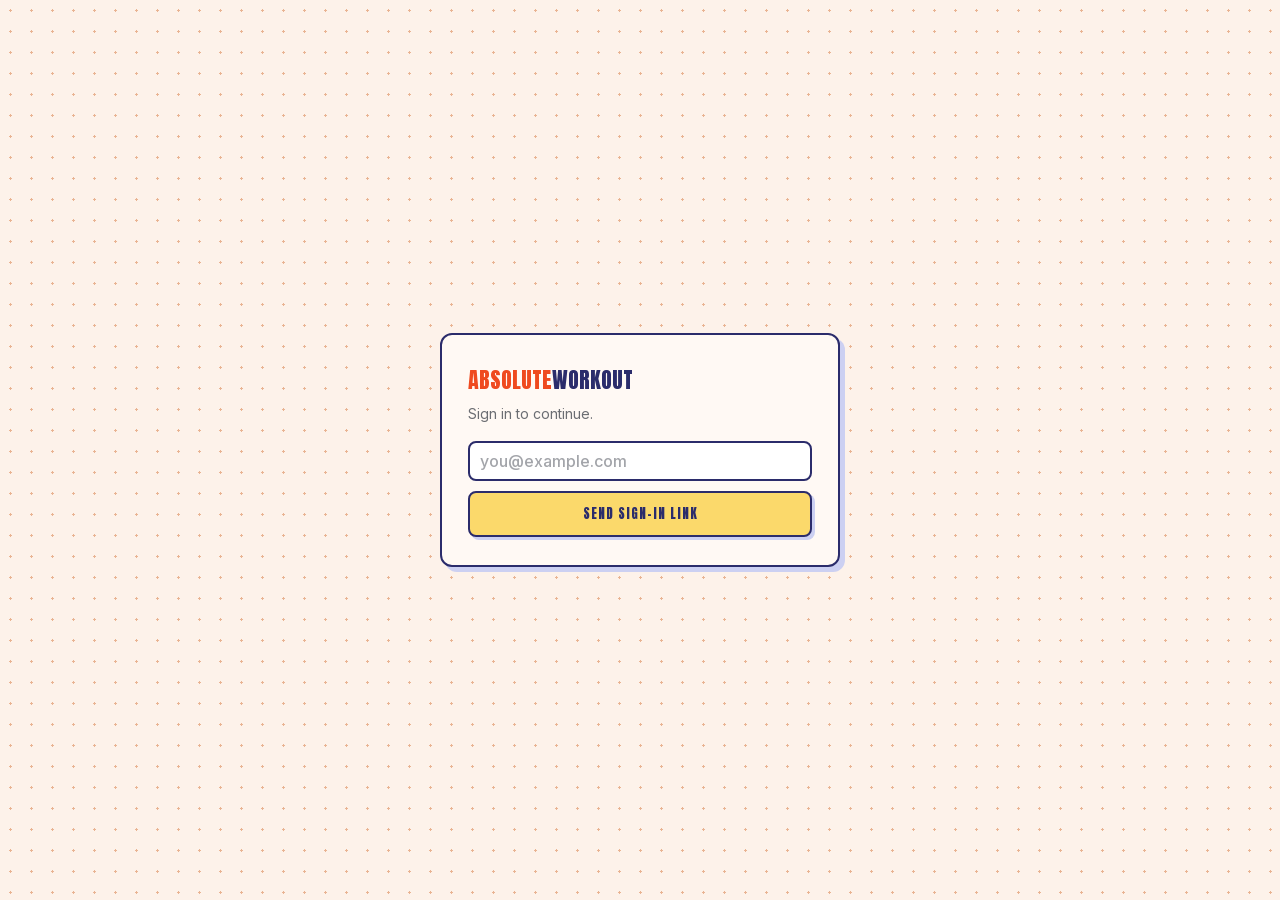
<file: index.html>
<!DOCTYPE html>
<html lang="en">
<head>
<meta charset="UTF-8">
<title>absoluteworkout — Push / Pull / Legs planner and tracker</title>
<meta name="viewport" content="width=device-width, initial-scale=1, viewport-fit=cover">
<meta name="color-scheme" content="light">
<meta name="theme-color" content="#fdf2ea">

<!-- Not for discovery. The repo is public only because Pages needs it to be;
     robots.txt allows crawling purely so this directive gets read. -->
<meta name="robots" content="noindex, nofollow">

<!-- Link-preview cards for sharing the URL directly (WhatsApp, iMessage,
     Slack). Deliberately present alongside noindex: preview tags and crawler
     directives are independent — this stays unindexed but shares nicely.
     og:image must be an absolute URL; relative paths are ignored. -->
<meta name="description" content="Plan the split, log the sets, watch the volume land.">
<meta property="og:type" content="website">
<meta property="og:site_name" content="absoluteworkout">
<meta property="og:title" content="absoluteworkout">
<meta property="og:description" content="Plan the split, log the sets, watch the volume land.">
<meta property="og:url" content="https://absoluteworkout.win/">
<meta property="og:image" content="https://absoluteworkout.win/assets/og.jpg">
<meta property="og:image:width" content="1000">
<meta property="og:image:height" content="524">
<meta name="twitter:card" content="summary_large_image">


<link rel="icon" href="data:image/svg+xml,<svg xmlns=%22http://www.w3.org/2000/svg%22 viewBox=%220 0 100 100%22><text y=%22.9em%22 font-size=%2290%22>🏋️</text></svg>">
<link rel="preload" href="assets/fonts/anton-latin.woff2" as="font" type="font/woff2" crossorigin>
<link rel="preload" href="assets/fonts/inter-latin.woff2" as="font" type="font/woff2" crossorigin>
<link rel="stylesheet" href="app.css">
</head>
<body>

<noscript>
  <article style="max-width:560px;margin:48px auto;padding:24px 28px;background:#fff9f4;border:2px solid #2b2c6b;border-radius:12px;color:#1f2124;font-family:system-ui,sans-serif;line-height:1.6;">
    <h1 style="font-size:22px;margin:0 0 10px;">🏋️ absoluteworkout</h1>
    <p style="color:#ef4a1f;margin:0;"><strong>This app needs JavaScript.</strong> Please enable it in your browser.</p>
  </article>
</noscript>

<!-- Login gate. A soft gate: it hides the app UI until signed in (the static
     assets under /data and /src remain publicly fetchable — the real data, the
     training log, is hard-gated by Supabase auth + RLS). main.js shows this and
     withholds the app until there's a session, and falls closed if auth can't
     load. -->
<div id="auth-gate" hidden>
  <div class="gate-card">
    <div class="wordmark"><span class="mark">absolute<b>workout</b></span></div>
    <p class="gate-lead">Sign in to continue.</p>
    <form data-role="gate-form">
      <input class="field" name="email" type="email" required autocomplete="email"
             inputmode="email" placeholder="you@example.com" aria-label="Email for your sign-in link">
      <button class="btn primary" type="submit" style="margin-top:10px;width:100%">Send sign-in link</button>
    </form>
    <div class="gate-status ex-sub" data-role="gate-status" style="margin-top:12px"></div>
  </div>
</div>

<header class="appbar">
  <div class="wordmark">
    <span class="mark">absolute<b>workout</b></span>
    <span class="tag">PPL</span>
  </div>
  <div class="appbar-actions">
    <button class="icon-btn" id="account-btn" type="button" title="Cloud sync" aria-label="Cloud sync">
      <svg viewBox="0 0 24 24" fill="none" stroke="currentColor" stroke-width="2" stroke-linecap="round" stroke-linejoin="round" aria-hidden="true"><path d="M17.5 19a4.5 4.5 0 1 0-.9-8.9 6 6 0 1 0-11.1 3.4"/><path d="M17.5 19H7a4 4 0 0 1-.5-7.97"/></svg>
      <span class="sync-dot" data-role="sync-dot" hidden></span>
    </button>
    <button class="icon-btn" id="backup-btn" type="button" title="Export or import your log" aria-label="Export or import your log">
      <svg viewBox="0 0 24 24" fill="none" stroke="currentColor" stroke-width="2" stroke-linecap="round" stroke-linejoin="round" aria-hidden="true"><path d="M21 15v4a2 2 0 0 1-2 2H5a2 2 0 0 1-2-2v-4"/><polyline points="7 10 12 15 17 10"/><line x1="12" y1="15" x2="12" y2="3"/></svg>
    </button>
    <a class="icon-link" href="https://github.com/AbsolutelyTotal/absoluteworkout" target="_blank" rel="noopener" title="View source on GitHub" aria-label="View source on GitHub">
      <svg viewBox="0 0 16 16" fill="currentColor" aria-hidden="true"><path d="M8 0C3.58 0 0 3.58 0 8c0 3.54 2.29 6.53 5.47 7.59.4.07.55-.17.55-.38 0-.19-.01-.82-.01-1.49-2.01.37-2.53-.49-2.69-.94-.09-.23-.48-.94-.82-1.13-.28-.15-.68-.52-.01-.53.63-.01 1.08.58 1.23.82.72 1.21 1.87.87 2.33.66.07-.52.28-.87.51-1.07-1.78-.2-3.64-.89-3.64-3.95 0-.87.31-1.59.82-2.15-.08-.2-.36-1.02.08-2.12 0 0 .67-.21 2.2.82.64-.18 1.32-.27 2-.27.68 0 1.36.09 2 .27 1.53-1.04 2.2-.82 2.2-.82.44 1.1.16 1.92.08 2.12.51.56.82 1.27.82 2.15 0 3.07-1.87 3.75-3.65 3.95.29.25.54.73.54 1.48 0 1.07-.01 1.93-.01 2.2 0 .21.15.46.55.38A8.01 8.01 0 0016 8c0-4.42-3.58-8-8-8z"/></svg>
    </a>
  </div>
</header>

<nav class="tabs" id="tabs" role="tablist"></nav>

<main>
  <div id="banner"></div>
  <div id="view" class="view" role="tabpanel"></div>
</main>

<!-- Global AI chat bubble (src/views/chat-bubble.js). Fixed, outside <main> so
     tab re-renders never touch it; withheld while gated. Empty until sign-in. -->
<div id="chat-root"></div>

<dialog id="backup-dialog">
  <h3>Export / import log</h3>
  <p>
    Your log lives in this browser's local storage only — clearing site data wipes it.
    Download a copy to keep it, or paste a previous export below to merge it back in.
  </p>
  <textarea spellcheck="false" aria-label="Log JSON"></textarea>
  <div class="dialog-actions">
    <button class="btn" data-action="close" type="button">Close</button>
    <button class="btn" data-action="import" type="button">Import (merge)</button>
    <!-- autofocus keeps showModal from focusing the textarea, which pops the
         mobile keyboard and scrolls the dialog the moment it opens. -->
    <button class="btn primary" data-action="download" type="button" autofocus>Download</button>
  </div>

</dialog>

<dialog id="account-dialog">
  <h3>Cloud sync</h3>
  <div data-role="account-body"><!-- rendered by main.js --></div>
  <div class="dialog-actions" style="margin-top:14px">
    <button class="btn" data-action="close-account" type="button">Close</button>
  </div>
</dialog>

<dialog id="photo-dialog">
  <figure style="margin:0">
    <img alt="">
    <figcaption>
      <span data-role="name"></span>
      <span class="src">tap outside to close</span>
    </figcaption>
  </figure>
</dialog>

<dialog id="picker-dialog">
  <div class="picker-head">
    <h3 data-role="title">Pick an exercise</h3>
    <button class="tool-btn" type="button" data-action="picker-close" aria-label="Close">×</button>
  </div>
  <div data-role="body"></div>
</dialog>

<dialog id="exercise-dialog">
  <div data-role="body"></div>
</dialog>

<!-- Vendored @supabase/supabase-js (MIT) — self-hosted like the fonts, so the
     page still loads no third-party script. Classic script on purpose: if it
     fails, main.js still runs and sync simply reports itself unavailable. -->
<script src="assets/vendor/supabase.js" defer></script>
<script type="module" src="src/main.js"></script>
</body>
</html>
</file>
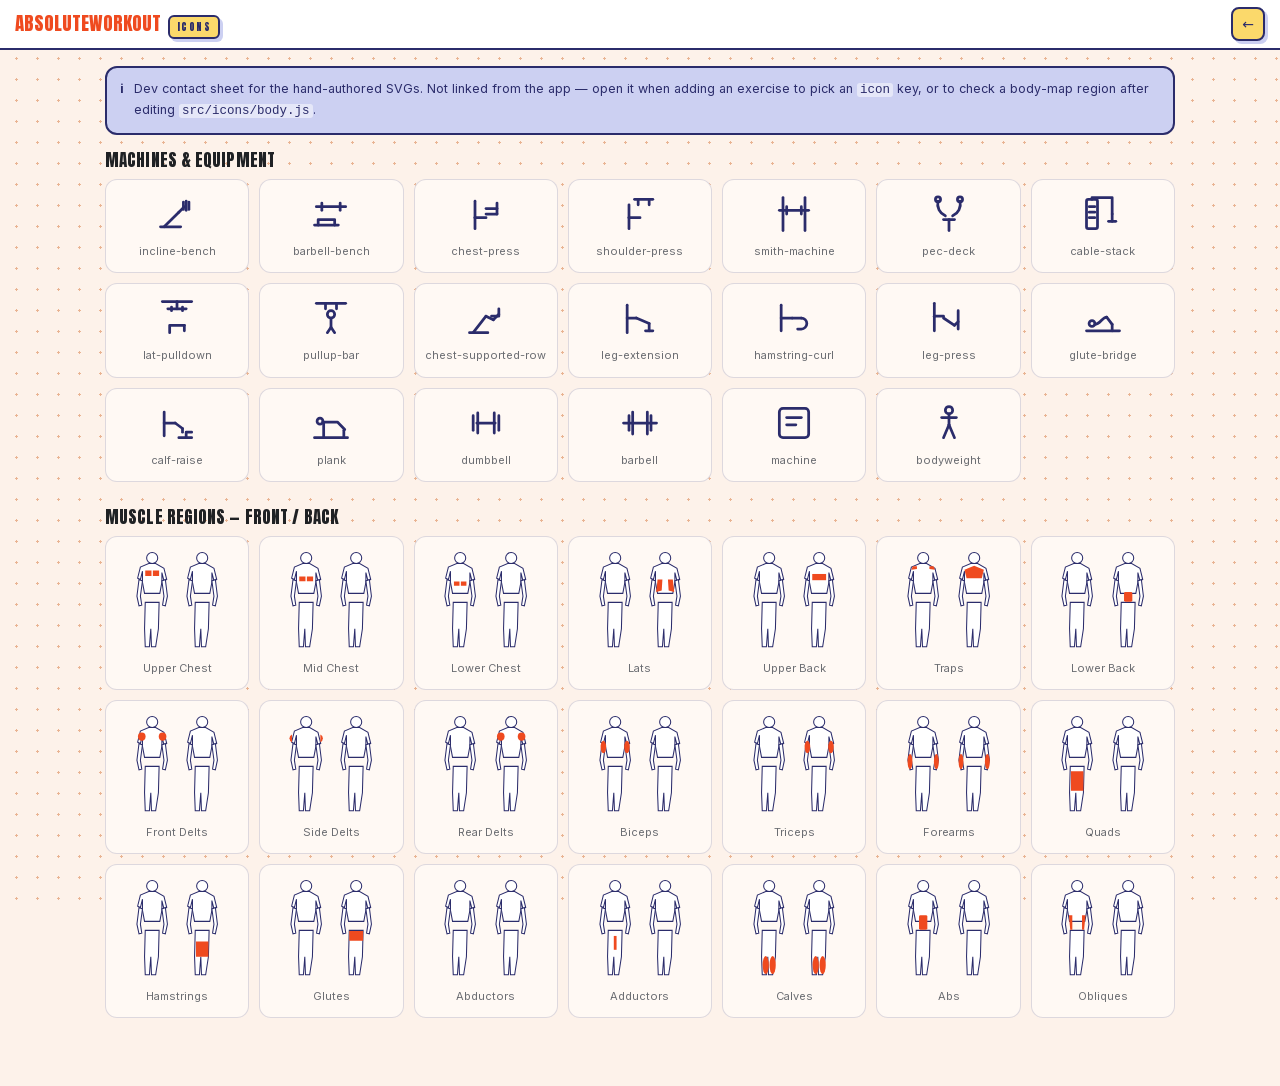
<file: icons.html>
<!DOCTYPE html>
<html lang="en">
<head>
<meta charset="UTF-8">
<title>absoluteworkout — icon contact sheet</title>
<meta name="viewport" content="width=device-width, initial-scale=1">
<meta name="robots" content="noindex">
<link rel="stylesheet" href="app.css">
<style>
  main { max-width: 1100px; }
  .sheet { display: grid; grid-template-columns: repeat(auto-fill, minmax(132px, 1fr)); gap: 10px; }
  .cell {
    display: flex; flex-direction: column; align-items: center; gap: 7px;
    padding: 12px 8px; background: var(--card); border: 1px solid var(--line);
    border-radius: var(--radius); text-align: center;
  }
  .cell .k { font-size: 11px; color: var(--ink-2); word-break: break-word; }
  .cell .icon-eq { width: 44px; height: 44px; color: var(--navy); }
</style>
</head>
<body>
<header class="appbar">
  <div class="wordmark"><span class="mark">absoluteworkout</span><span class="sep">·</span><span class="tag">icons</span></div>
  <div class="appbar-actions"><a class="icon-link" href="index.html" title="Back to the app">←</a></div>
</header>
<main>
  <div class="banner info" style="margin-bottom:16px">
    <span class="icon">i</span>
    <div>Dev contact sheet for the hand-authored SVGs. Not linked from the app —
      open it when adding an exercise to pick an <code>icon</code> key, or to check
      a body-map region after editing <code>src/icons/body.js</code>.</div>
  </div>

  <h3 style="margin-bottom:10px">Machines &amp; equipment</h3>
  <div class="sheet" id="eq"></div>

  <h3 style="margin:26px 0 10px">Muscle regions — front / back</h3>
  <div class="sheet" id="mm"></div>
</main>

<script type="module">
import { iconByKey, ICON_KEYS } from './src/icons/equipment.js';
import { bodyMap } from './src/icons/body.js';
import { mount, html } from './src/ui.js';

mount(document.getElementById('eq'),
  html`${ICON_KEYS.map(k => html`<div class="cell">${iconByKey(k)}<span class="k">${k}</span></div>`)}`);

const muscles = await fetch('data/muscles.json', { cache: 'no-store' }).then(r => r.json());
mount(document.getElementById('mm'),
  html`${muscles.map(m => html`<div class="cell">
    ${bodyMap({ primary: [m.id], view: 'both', height: 104 })}
    <span class="k">${m.name}</span>
  </div>`)}`);
</script>
</body>
</html>
</file>
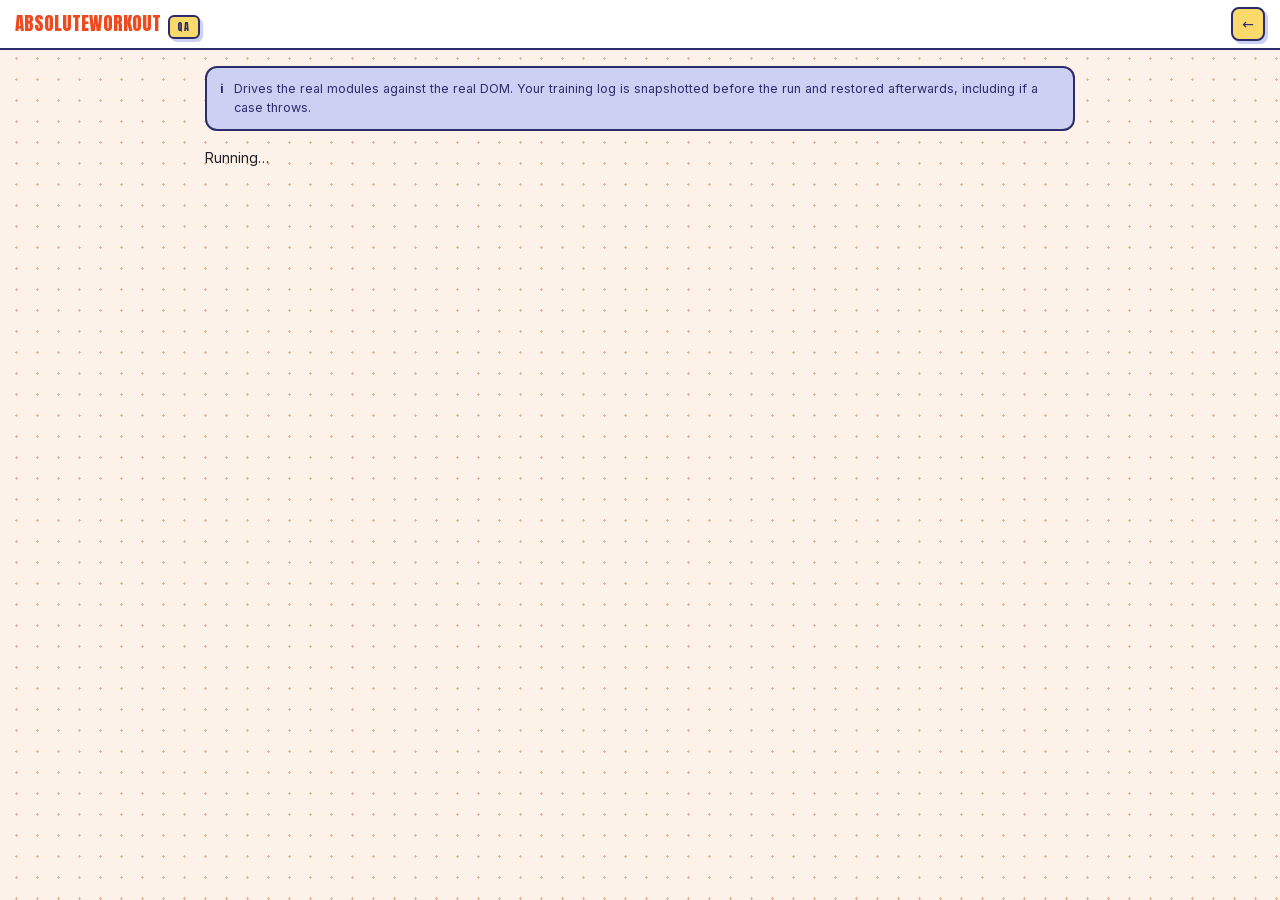
<file: tests.html>
<!DOCTYPE html>
<html lang="en">
<head>
<meta charset="UTF-8">
<title>absoluteworkout — QA suite</title>
<meta name="viewport" content="width=device-width, initial-scale=1">
<meta name="robots" content="noindex, nofollow">
<link rel="stylesheet" href="app.css">
<style>
  main { max-width: 900px; }
  .tally { display: flex; gap: 10px; align-items: baseline; margin-bottom: 14px; }
  .tally .n { font-size: 30px; font-weight: 700; }
  .tally .pass { color: #6ee06e; }
  .tally .fail { color: #f0a3a3; }
  .grp { margin-top: 18px; }
  .case { display: flex; gap: 10px; padding: 5px 0; border-bottom: 1px solid var(--line); font-size: 13px; }
  .case:last-child { border-bottom: none; }
  .case .mark { flex: 0 0 16px; font-weight: 700; }
  .case.p .mark { color: #6ee06e; }
  .case.f .mark { color: #f0a3a3; }
  .case .nm { flex: 1 1 auto; }
  .case .dt { color: var(--ink-2); font-size: 11.5px; text-align: right; max-width: 45%; }
  .case.f .dt { color: #f0a3a3; }
  #scratch { position: absolute; left: -99999px; width: 380px; }
</style>
</head>
<body>
<header class="appbar">
  <div class="wordmark"><span class="mark">absoluteworkout</span><span class="sep">·</span><span class="tag">QA</span></div>
  <div class="appbar-actions"><a class="icon-link" href="index.html" title="Back to the app">←</a></div>
</header>
<main>
  <div class="banner info" style="margin-bottom:16px">
    <span class="icon">i</span>
    <div>Drives the real modules against the real DOM. Your training log is
      snapshotted before the run and restored afterwards, including if a case throws.</div>
  </div>
  <div id="out">Running…</div>
</main>

<!-- The app's dialogs, so the suite can exercise them for real. -->
<dialog id="backup-dialog"><textarea aria-label="Log JSON"></textarea>
  <div class="dialog-actions"><button class="btn" data-action="close" type="button">Close</button>
  <button class="btn" data-action="import" type="button">Import</button>
  <button class="btn primary" data-action="download" type="button">Download</button></div></dialog>
<dialog id="photo-dialog"><figure style="margin:0"><img alt="">
  <figcaption><span data-role="name"></span><span class="src">tap outside to close</span></figcaption>
</figure></dialog>
<dialog id="picker-dialog">
  <div class="picker-head"><h3 data-role="title">Pick an exercise</h3>
  <button class="tool-btn" type="button" data-action="picker-close" aria-label="Close">×</button></div>
  <div data-role="body"></div></dialog>
<dialog id="exercise-dialog"><div data-role="body"></div></dialog>

<div id="scratch"></div>

<script type="module">
import { run } from './tests/suite.js';

const out = document.getElementById('out');
const esc = (s) => String(s).replace(/[&<>]/g, c => ({ '&':'&amp;','<':'&lt;','>':'&gt;' }[c]));

try {
  const results = await run(document.getElementById('scratch'));
  const pass = results.filter(r => r.pass).length;
  const fail = results.length - pass;

  const groups = [...new Set(results.map(r => r.group))];
  out.innerHTML =
    `<div class="tally">
       <span class="n ${fail ? 'fail' : 'pass'}">${pass}/${results.length}</span>
       <span style="color:var(--ink-2)">${fail ? `${fail} failing` : 'all passing'}</span>
     </div>` +
    groups.map(g => `<div class="grp card">
      <div class="section-label">${esc(g)}</div>
      ${results.filter(r => r.group === g).map(r =>
        `<div class="case ${r.pass ? 'p' : 'f'}">
           <span class="mark">${r.pass ? '✓' : '✕'}</span>
           <span class="nm">${esc(r.name)}</span>
           <span class="dt">${esc(r.detail)}</span>
         </div>`).join('')}
    </div>`).join('');

  // Machine-readable, for driving from a script.
  window.__QA__ = { pass, fail, total: results.length,
    failures: results.filter(r => !r.pass).map(r => `${r.group} / ${r.name}: ${r.detail}`) };
  document.title = `QA ${pass}/${results.length}${fail ? ' — FAILING' : ''}`;
} catch (err) {
  out.innerHTML = `<div class="banner warn"><span class="icon">!</span><div>
    <strong>The suite itself threw.</strong><br>${esc(err.message)}<br>
    <pre style="white-space:pre-wrap;font-size:11px">${esc(err.stack ?? '')}</pre></div></div>`;
  window.__QA__ = { pass: 0, fail: 1, total: 1, failures: [`suite crashed: ${err.message}`] };
}
</script>
</body>
</html>
</file>
<file: app.css>
/* ===========================================================================
   absoluteworkout — visual system
   ---------------------------------------------------------------------------
   Warm blush cream ground with a dot lattice, vermilion primary, butter
   secondary, deep navy ink, and hard offset shadows with no blur. Anton
   condensed caps for display, Inter for everything else.

   Two rules worth knowing before editing:

   1. VERMILION IS UI CHROME, NOT DATA. The volume chart uses --series and
      --series-met (two steps of one blue hue) so a chart colour can never be
      confused with an accent. Status good vs critical sit at dE 4.1 under
      deuteranopia, so no verdict in this app is carried by colour alone — the
      marker position and the text label say it.
   2. INPUTS ARE 16px. Below that, iOS Safari zooms the page on focus. You tap
      ~19 fields in a session; 14px means 19 involuntary zooms.
   =========================================================================== */

/* Self-hosted so the app makes no third-party requests and works offline.
   Latin subsets only — 59KB for both. */
@font-face {
  font-family: 'Anton';
  src: url('assets/fonts/anton-latin.woff2') format('woff2');
  font-weight: 400;
  font-style: normal;
  font-display: swap;
}
@font-face {
  font-family: 'InterVar';
  src: url('assets/fonts/inter-latin.woff2') format('woff2');
  font-weight: 100 900;
  font-style: normal;
  font-display: swap;
}

:root {
  /* ground + ink */
  --cream: #fdf2ea;
  --card: #fff9f4;
  --white: #ffffff;
  --ink: #1f2124;
  --ink-2: #6b6d72;
  --ink-3: #a3a5aa;

  /* accents — chrome only */
  --verm: #ef4a1f;
  --butter: #fbd96b;
  --navy: #2b2c6b;
  --lav: #ccd0f2;

  /* the dot lattice */
  --dot: #e9b493;

  /* data layer — one hue, two steps. Never an accent colour. */
  --series: #2f6fa8;
  --series-met: #6fa3cf;

  /* status. Icon + label always; never colour alone. */
  --critical: #d03b3b;

  --line: rgba(43, 44, 107, 0.16);

  --radius: 12px;
  --radius-sm: 8px;
  --shadow: 5px 5px 0 var(--lav);
  --shadow-sm: 3px 3px 0 var(--lav);

  --display: Anton, 'Arial Narrow', sans-serif;
  --body: InterVar, system-ui, -apple-system, 'Segoe UI', sans-serif;
}

*, *::before, *::after { box-sizing: border-box; }
html { -webkit-text-size-adjust: 100%; }

body {
  margin: 0;
  min-height: 100vh;
  font-family: var(--body);
  font-size: 14px;
  line-height: 1.55;
  color: var(--ink);
  background-color: var(--cream);
  /* the lattice — fixed so it reads as paper the app sits on, not wallpaper
     that scrolls with the content */
  background-image: radial-gradient(circle, var(--dot) 1.15px, transparent 1.15px);
  background-size: 21px 21px;
  background-position: 6px 6px;
  background-attachment: fixed;
  -webkit-font-smoothing: antialiased;
  -moz-osx-font-smoothing: grayscale;
}

h1, h2, h3, h4 { margin: 0; font-weight: 400; line-height: 1.1; }
h2, h3 { font-family: var(--display); text-transform: uppercase; letter-spacing: 0.1px; }
h2 { font-size: 27px; }
h3 { font-size: 17px; }
button { font: inherit; color: inherit; }
a { color: var(--verm); }

:focus-visible { outline: 3px solid var(--navy); outline-offset: 2px; }

/* ---------- App bar ---------- */

header.appbar {
  position: sticky;
  top: 0;
  z-index: 50;
  display: flex;
  align-items: center;
  justify-content: space-between;
  gap: 16px;
  height: 50px;
  padding-left: max(15px, env(safe-area-inset-left));
  padding-right: max(15px, env(safe-area-inset-right));
  background: var(--white);
  border-bottom: 2px solid var(--navy);
}

.wordmark {
  display: flex;
  align-items: baseline;
  gap: 7px;
  font-family: var(--display);
  font-size: 19px;
  text-transform: uppercase;
  color: var(--verm);
}
.wordmark .mark { color: var(--verm); }
.wordmark .mark b { font-weight: 400; color: var(--navy); }
.wordmark .sep { display: none; }        /* the two-tone wordmark carries it */
.wordmark .tag {
  font-size: 10px;
  letter-spacing: 1.4px;
  color: var(--navy);
  background: var(--butter);
  border: 2px solid var(--navy);
  border-radius: 6px;
  padding: 2px 7px;
  box-shadow: var(--shadow-sm);
}

.appbar-actions { display: flex; align-items: center; gap: 9px; }

.icon-link, .icon-btn {
  display: inline-flex;
  align-items: center;
  justify-content: center;
  width: 34px;
  height: 34px;
  border-radius: var(--radius-sm);
  border: 2px solid var(--navy);
  background: var(--butter);
  color: var(--navy);
  text-decoration: none;
  cursor: pointer;
  box-shadow: var(--shadow-sm);
  transition: transform 0.1s, box-shadow 0.1s;
}
.icon-link:hover, .icon-btn:hover { transform: translate(1px, 1px); box-shadow: 2px 2px 0 var(--lav); }
.icon-link:active, .icon-btn:active { transform: translate(3px, 3px); box-shadow: none; }
.icon-link svg, .icon-btn svg { width: 15px; height: 15px; display: block; }

/* Sync state on the cloud chip. Colour is chrome here, not data — and state is
   never colour alone: the dialog it opens spells the state out in words. */
.icon-btn { position: relative; }
.sync-dot {
  position: absolute;
  top: -3px; right: -3px;
  width: 9px; height: 9px;
  border-radius: 50%;
  border: 2px solid var(--cream);
  background: var(--ink-3);           /* signed out */
}
.sync-dot.on { background: var(--verm); }        /* signed in */
.sync-dot.busy { animation: sync-pulse 1s ease-in-out infinite; }
.sync-dot.err { background: var(--critical); }
@keyframes sync-pulse { 50% { opacity: 0.25; } }
@media (prefers-reduced-motion: reduce) { .sync-dot.busy { animation: none; } }

/* ---------- Tabs ---------- */

nav.tabs {
  position: sticky;
  top: 50px;
  z-index: 40;
  display: flex;
  background: var(--white);
  border-bottom: 2px solid var(--navy);
  padding-left: env(safe-area-inset-left);
  padding-right: env(safe-area-inset-right);
}
nav.tabs button {
  flex: 1 1 0;
  min-width: 0;
  padding: 11px 4px 10px;
  background: none;
  border: none;
  border-right: 1px solid var(--line);
  font-family: var(--display);
  font-size: 11.5px;
  letter-spacing: 1px;
  text-transform: uppercase;
  color: var(--ink-2);
  cursor: pointer;
  transition: background 0.12s, color 0.12s;
}
nav.tabs button:last-child { border-right: none; }
nav.tabs button:hover { background: var(--cream); }
nav.tabs button[aria-selected="true"] { background: var(--verm); color: var(--white); }

/* ---------- Layout ---------- */

main {
  max-width: 940px;
  margin: 0 auto;
  padding-top: 16px;
  padding-left: max(15px, env(safe-area-inset-left));
  padding-right: max(15px, env(safe-area-inset-right));
  padding-bottom: calc(72px + env(safe-area-inset-bottom));
}

.view[hidden] { display: none; }
.stack { display: flex; flex-direction: column; gap: 14px; }
.row { display: flex; align-items: center; gap: 8px; flex-wrap: wrap; }
.spread { display: flex; align-items: center; justify-content: space-between; gap: 12px; }

.section-label {
  font-family: var(--display);
  font-size: 11.5px;
  letter-spacing: 1.3px;
  text-transform: uppercase;
  color: var(--navy);
}

.card {
  background: var(--card);
  border: 2px solid var(--navy);
  border-radius: var(--radius);
  box-shadow: var(--shadow);
  padding: 13px 14px;
}

.empty {
  padding: 34px 20px;
  text-align: center;
  color: var(--ink-2);
  background: var(--card);
  border: 2px dashed var(--navy);
  border-radius: var(--radius);
}
.empty .hint { margin-top: 8px; font-size: 12.5px; color: var(--ink-3); }

/* ---------- Chips ---------- */

.chip {
  display: inline-flex;
  align-items: center;
  gap: 6px;
  padding: 6px 13px;
  border-radius: 999px;
  border: 2px solid var(--navy);
  background: var(--white);
  color: var(--ink);
  font-size: 12.5px;
  font-weight: 600;
  cursor: pointer;
  transition: background 0.12s, color 0.12s;
}
.chip:hover { background: var(--cream); }
.chip[aria-pressed="true"] { background: var(--verm); border-color: var(--navy); color: var(--white); }
.chip[aria-pressed="true"] .badge { background: var(--white); color: var(--verm); border-color: var(--white); }

.badge {
  display: inline-flex;
  align-items: center;
  padding: 2px 8px;
  border-radius: 999px;
  background: var(--butter);
  border: 1.5px solid var(--navy);
  color: var(--navy);
  font-size: 11px;
  font-weight: 700;
  white-space: nowrap;
}

/* ---------- Buttons ---------- */

.btn {
  display: inline-flex;
  align-items: center;
  justify-content: center;
  gap: 7px;
  padding: 11px 17px;
  border-radius: var(--radius-sm);
  border: 2px solid var(--navy);
  background: var(--white);
  color: var(--navy);
  font-family: var(--display);
  font-size: 13px;
  letter-spacing: 1px;
  text-transform: uppercase;
  cursor: pointer;
  box-shadow: var(--shadow-sm);
  transition: transform 0.1s, box-shadow 0.1s, opacity 0.12s;
}
.btn:hover { transform: translate(1px, 1px); box-shadow: 2px 2px 0 var(--lav); }
.btn:active { transform: translate(3px, 3px); box-shadow: none; }
.btn:disabled { opacity: 0.45; cursor: not-allowed; transform: none; box-shadow: var(--shadow-sm); }
.btn.primary { background: var(--butter); }
.btn.danger { background: var(--white); color: var(--critical); border-color: var(--critical); box-shadow: 3px 3px 0 rgba(208, 59, 59, 0.25); }
.btn.sm { padding: 7px 12px; font-size: 11.5px; }

.btn.add-exercise {
  width: 100%;
  padding: 13px;
  background: var(--butter);
}

/* ---------- Form fields ---------- */

/* 16px is not a style choice: iOS Safari zooms the page when focusing an input
   under 16px, and a session means ~19 taps. */
.field,
.sets-grid input {
  width: 100%;
  padding: 8px 10px;
  border-radius: var(--radius-sm);
  border: 2px solid var(--navy);
  background: var(--white);
  color: var(--ink);
  font-family: var(--body);
  font-weight: 600;
  font-size: 16px;
  font-variant-numeric: tabular-nums;
}
.field::placeholder, .sets-grid input::placeholder { color: var(--ink-3); font-weight: 500; }
.sets-grid input { text-align: center; }


/* ---------- Exercise / prescription rows ---------- */

.block + .block { margin-top: 16px; }
.block-name {
  margin-bottom: 8px;
  font-family: var(--display);
  font-size: 11.5px;
  letter-spacing: 1.3px;
  text-transform: uppercase;
  color: var(--navy);
}

.ex {
  background: var(--card);
  border: 2px solid var(--navy);
  border-radius: var(--radius);
  box-shadow: var(--shadow);
  overflow: hidden;
}
.ex + .ex { margin-top: 13px; }

.ex-head {
  display: flex;
  align-items: flex-start;
  justify-content: space-between;
  gap: 11px;
  padding: 12px 13px;
}
/* Was an inline style on four call sites, which silently outranked the mobile
   basis override below. */
.ex-titles { flex: 1 1 auto; min-width: 0; }
.ex-name {
  font-family: var(--display);
  font-size: 16.5px;
  line-height: 1.06;
  text-transform: uppercase;
}
.ex-sub { margin-top: 3px; font-size: 11.5px; color: var(--ink-2); font-weight: 500; }
.ex-pres { flex: 0 0 auto; text-align: right; font-variant-numeric: tabular-nums; }
.ex-pres .sets { font-family: var(--display); font-size: 14px; color: var(--verm); letter-spacing: 0.3px; }
.ex-pres .rest { font-size: 11px; color: var(--ink-2); }

.cues {
  margin: 0;
  padding: 0 13px 12px 30px;
  color: var(--ink);
  font-size: 12.5px;
}
.cues li { margin: 3px 0; }

.note { padding: 8px 13px 12px; font-size: 12.5px; color: var(--ink-2); }

.support-tag { font-size: 11px; color: var(--ink-3); font-weight: 500; }

/* A hard execution stop, not general advice. Butter + border + icon, never
   colour alone. */
.limit {
  display: inline-flex;
  align-items: center;
  gap: 6px;
  margin: 8px 13px 0;
  padding: 3px 9px;
  border-radius: 6px;
  background: var(--butter);
  border: 1.5px solid var(--navy);
  color: var(--navy);
  font-size: 11px;
  font-weight: 700;
}

.demo-link {
  display: inline-flex;
  align-items: center;
  gap: 4px;
  font-size: 11.5px;
  font-weight: 700;
  color: var(--verm);
  text-decoration: none;
}
.demo-link:hover { text-decoration: underline; }

/* ---------- Exercise art ---------- */

.ex-icons { display: flex; align-items: center; gap: 9px; flex: 0 0 auto; }

.icon-eq-box {
  display: inline-flex;
  align-items: center;
  justify-content: center;
  width: 40px;
  height: 40px;
  border-radius: var(--radius-sm);
  border: 2px solid var(--navy);
  background: var(--white);
  overflow: hidden;
}
.icon-eq { width: 24px; height: 24px; flex: 0 0 auto; color: var(--navy); }

/* Sized to the source 3:2 so there's no crop — a wide illustration squeezed
   into a square is an unreadable patch. */
.ex-photo {
  flex: 0 0 auto;
  width: 88px;
  height: 60px;
  padding: 0;
  border: 2px solid var(--navy);
  border-radius: var(--radius-sm);
  background: var(--cream);
  overflow: hidden;
  cursor: zoom-in;
  transition: transform 0.1s;
}
.ex-photo:hover { transform: translate(-1px, -1px); }
.ex-photo img { width: 100%; height: 100%; object-fit: cover; display: block; }
.ex-photo.static { display: inline-flex; width: 58px; height: 40px; cursor: default; }
.ex-photo.static:hover { transform: none; }

/* ---------- Set logger ---------- */

.sets-grid {
  display: grid;
  grid-template-columns: 18px 1fr 1fr 42px minmax(60px, auto);
  gap: 7px;
  align-items: center;
  padding: 0 13px 12px;
}
.sets-grid .col-label {
  font-family: var(--display);
  font-size: 9.5px;
  letter-spacing: 1.1px;
  text-transform: uppercase;
  color: var(--ink-2);
}
.sets-grid .col-label.prev { text-align: right; }
.sets-grid .idx {
  font-family: var(--display);
  font-size: 12.5px;
  color: var(--navy);
  text-align: center;
}
.prev-set {
  font-size: 11px;
  color: var(--ink-2);
  font-weight: 500;
  font-variant-numeric: tabular-nums;
  text-align: right;
  white-space: nowrap;
}

.set-done {
  display: inline-flex;
  align-items: center;
  justify-content: center;
  width: 36px;
  height: 36px;
  border-radius: var(--radius-sm);
  border: 2px solid var(--navy);
  background: var(--white);
  color: var(--ink-3);
  cursor: pointer;
  box-shadow: 2px 2px 0 var(--lav);
  transition: transform 0.1s, box-shadow 0.1s, background 0.12s;
}
.set-done:hover { background: var(--cream); }
.set-done[aria-pressed="true"] {
  background: var(--verm);
  color: var(--white);
  box-shadow: 2px 2px 0 var(--navy);
  transform: translate(1px, 1px);
}
.set-done svg { width: 16px; height: 16px; }

/* A logged set recedes so the eye lands on what's still to do. */
.sets-grid input.logged { background: var(--cream); color: var(--ink-2); }

/* ---------- Tappable exercise name ---------- */

/* block, not inline-flex: as a flex container a name that wraps to two lines is
   a single item, so the dot lands to the right of the whole block instead of
   after the last word. */
.ex-name.tappable-name {
  display: block;
  padding: 0;
  border: none;
  background: none;
  text-align: left;
  cursor: pointer;
}
.ex-name.tappable-name:hover { color: var(--verm); }
.name-tail { white-space: nowrap; }
.info-dot {
  display: inline-flex;
  align-items: center;
  justify-content: center;
  width: 17px;
  height: 17px;
  flex: 0 0 auto;
  border-radius: 50%;
  border: 2px solid currentColor;
  color: var(--ink-3);
  font-family: var(--body);
  font-style: italic;
  font-size: 10px;
  font-weight: 700;
  line-height: 1;
  margin-left: 5px;
  vertical-align: 2px;
}
.ex-name.tappable-name:hover .info-dot { color: var(--verm); }

.ex-tools { display: inline-flex; gap: 6px; flex: 0 0 auto; }
.tool-btn {
  display: inline-flex;
  align-items: center;
  justify-content: center;
  width: 38px;
  height: 38px;
  border-radius: var(--radius-sm);
  border: 2px solid var(--navy);
  background: var(--white);
  color: var(--navy);
  font-size: 17px;
  line-height: 1;
  cursor: pointer;
  box-shadow: 2px 2px 0 var(--lav);
  transition: transform 0.1s, box-shadow 0.1s, background 0.12s;
}
.tool-btn:hover { background: var(--butter); }
.tool-btn:active { transform: translate(2px, 2px); box-shadow: none; }
.tool-btn.danger { color: var(--critical); border-color: var(--critical); }

/* ---------- Stat tiles ---------- */

.tiles { display: grid; grid-template-columns: repeat(auto-fit, minmax(148px, 1fr)); gap: 11px; }
.tile {
  padding: 12px 13px;
  background: var(--card);
  border: 2px solid var(--navy);
  border-radius: var(--radius);
  box-shadow: 4px 4px 0 var(--lav);
}
.tile .label {
  font-family: var(--display);
  font-size: 9.5px;
  letter-spacing: 1.2px;
  text-transform: uppercase;
  color: var(--ink-2);
}
.tile .value {
  font-family: var(--display);
  font-size: 28px;
  line-height: 1.05;
  margin-top: 4px;
  color: var(--verm);
}
.tile .unit { font-size: 14px; color: var(--ink-2); margin-left: 3px; }
.tile .sub { margin-top: 3px; font-size: 11px; color: var(--ink-2); }
.tile-more { margin-top: 6px; font-size: 10px; font-weight: 700; letter-spacing: 0.4px; color: var(--verm); }

.tile.tappable { text-align: left; cursor: pointer; font: inherit; color: inherit; transition: transform 0.1s, box-shadow 0.1s; }
.tile.tappable:hover { transform: translate(1px, 1px); box-shadow: 3px 3px 0 var(--lav); }

/* ---------- Volume rows ---------- */

/* Bar is what you did; the marker is what the plan prescribes. One hue, two
   steps — never an accent, so a chart value can't be read as a status. */
.vol-row {
  display: grid;
  grid-template-columns: 96px 1fr 92px;
  align-items: center;
  gap: 10px;
  padding: 5px 0;
}
.vol-name { font-size: 12.5px; font-weight: 600; }

.vol-track {
  position: relative;
  height: 16px;
  background: var(--white);
  border: 2px solid var(--navy);
  border-radius: 8px;
  overflow: hidden;
}
.vol-bar { position: relative; height: 100%; background: var(--series); min-width: 2px; }
.vol-bar.met { background: var(--series-met); }
.vol-target {
  position: absolute;
  top: -2px;
  bottom: -2px;
  width: 2.5px;
  margin-left: -1.25px;
  background: var(--navy);
}
.vol-meta {
  display: flex;
  align-items: center;
  gap: 5px;
  font-size: 11.5px;
  color: var(--ink-2);
  font-variant-numeric: tabular-nums;
  white-space: nowrap;
}
.vol-meta .sets { font-weight: 700; color: var(--ink); }
.vol-meta .state { font-size: 11px; }

/* ---------- Weekly trend ---------- */

.trend {
  display: flex;
  align-items: flex-end;
  gap: 3px;
  height: 96px;
  padding-top: 6px;
  border-bottom: 2px solid var(--navy);
}
.trend-col { flex: 1 1 0; min-width: 0; display: flex; flex-direction: column; justify-content: flex-end; height: 100%; }
.trend-bar {
  background: var(--series);
  border: 2px solid var(--navy);
  border-bottom: none;
  border-radius: 4px 4px 0 0;
  min-height: 3px;
  transition: filter 0.12s;
}
.trend-col:hover .trend-bar { filter: brightness(1.15); }
.trend-bar.zero { background: var(--cream); }
.trend-axis { display: flex; gap: 3px; margin-top: 5px; }
.trend-axis span {
  flex: 1 1 0;
  min-width: 0;
  font-size: 9.5px;
  color: var(--ink-2);
  text-align: center;
  overflow: hidden;
  white-space: nowrap;
}

/* ---------- Tables ---------- */

table.data { width: 100%; border-collapse: collapse; font-size: 13px; }
table.data th {
  text-align: left;
  padding: 7px 8px;
  font-family: var(--display);
  font-size: 10px;
  letter-spacing: 1.1px;
  text-transform: uppercase;
  color: var(--navy);
  border-bottom: 2px solid var(--navy);
}
table.data td {
  padding: 8px;
  border-bottom: 1px solid var(--line);
  color: var(--ink-2);
  font-variant-numeric: tabular-nums;
}
table.data td.name { color: var(--ink); font-weight: 600; font-variant-numeric: normal; }
table.data tr:last-child td { border-bottom: none; }

/* ---------- Library ---------- */

.lib-grid { display: grid; grid-template-columns: 1fr; gap: 14px; }
@media (min-width: 720px) { .lib-grid { grid-template-columns: 1fr 1fr; } }

.lib-list { display: flex; flex-direction: column; gap: 6px; }
.lib-item {
  display: flex;
  align-items: center;
  justify-content: space-between;
  gap: 10px;
  width: 100%;
  padding: 8px 11px;
  border-radius: var(--radius-sm);
  border: 2px solid var(--navy);
  background: var(--white);
  text-align: left;
  cursor: pointer;
  transition: background 0.12s;
}
.lib-item:hover { background: var(--cream); }
.lib-item[aria-pressed="true"] { background: var(--butter); }
.lib-item .n { font-size: 13px; font-weight: 600; }
.lib-item .m { font-size: 11px; color: var(--ink-2); }

.muscle-figure {
  display: block;
  width: 100%;
  margin-top: 12px;
  padding: 0;
  border: 2px solid var(--navy);
  border-radius: var(--radius);
  background: var(--cream);
  overflow: hidden;
  cursor: zoom-in;
}
.muscle-figure img { width: 100%; height: auto; display: block; }

/* SVG body-map fallback, used only when a muscle has no image. */
.bodymap { display: block; }
.bodymap .bm-outline { fill: var(--white); stroke: var(--navy); stroke-width: 1.5; }
.bodymap .r-on { fill: var(--verm); }
.bodymap .r-sec { fill: var(--verm); opacity: 0.35; }
.bodymap-pair { display: inline-flex; gap: 6px; align-items: flex-start; }
.bodymap-box {
  display: inline-flex;
  align-items: center;
  justify-content: center;
  gap: 6px;
  padding: 7px 9px;
  border-radius: var(--radius-sm);
  background: var(--white);
  border: 2px solid var(--navy);
}

/* ---------- Banners ---------- */

.banner {
  display: flex;
  align-items: flex-start;
  gap: 10px;
  padding: 11px 13px;
  border-radius: var(--radius);
  border: 2px solid var(--navy);
  font-size: 12.5px;
}
.banner.warn { background: var(--butter); color: var(--navy); }
.banner.info { background: var(--lav); color: var(--navy); }
.banner .icon { flex: 0 0 auto; font-weight: 700; }
.banner ul { margin: 6px 0 0; padding-left: 18px; }
.banner code { background: rgba(255, 255, 255, 0.5); padding: 0 3px; border-radius: 3px; }

/* ---------- Dialogs ---------- */

/* Viewport units, not `calc(100% - Npx)`: for an element in the top layer the
   percentage basis is unreliable and once collapsed a dialog to the width of
   its close button. */
dialog {
  width: min(460px, calc(100vw - 28px));
  padding: 17px 18px calc(18px + env(safe-area-inset-bottom));
  border: 2px solid var(--navy);
  border-radius: var(--radius);
  background: var(--card);
  color: var(--ink);
  box-shadow: 6px 6px 0 var(--lav);
}
dialog::backdrop { background: rgba(43, 44, 107, 0.35); backdrop-filter: blur(2px); }
dialog h3 { margin-bottom: 7px; }
dialog p { margin: 0 0 14px; font-size: 13px; color: var(--ink-2); }
dialog textarea {
  width: 100%;
  min-height: 120px;
  padding: 10px;
  border-radius: var(--radius-sm);
  border: 2px solid var(--navy);
  background: var(--white);
  color: var(--ink);
  font-family: ui-monospace, SFMono-Regular, Menlo, monospace;
  font-size: 12px;
  resize: vertical;
}
dialog .dialog-actions { display: flex; justify-content: flex-end; gap: 8px; margin-top: 14px; flex-wrap: wrap; }
/* When the row wraps on a phone, ragged right-aligned orphans look broken —
   let the buttons share each row instead. */
@media (max-width: 560px) {
  dialog .dialog-actions .btn { flex: 1 1 auto; }
}

#photo-dialog { width: min(760px, calc(100vw - 24px)); padding: 0; border: none; background: transparent; box-shadow: none; }
#photo-dialog img { width: 100%; height: auto; display: block; border: 2px solid var(--navy); border-radius: var(--radius); }
#photo-dialog figcaption {
  display: flex;
  flex-direction: column;
  gap: 2px;
  margin-top: 9px;
  padding: 9px 12px;
  border-radius: var(--radius-sm);
  border: 2px solid var(--navy);
  background: var(--card);
  box-shadow: var(--shadow-sm);
  font-family: var(--display);
  font-size: 14px;
  text-transform: uppercase;
  color: var(--ink);
}
#photo-dialog .src { font-family: var(--body); font-size: 11px; font-weight: 400; text-transform: none; color: var(--ink-2); }

/* The flex layout MUST be scoped to [open]: a closed <dialog> is display:none
   via the UA stylesheet, and an unconditional display would defeat it — which
   once left the picker rendered on every page. */
#picker-dialog { width: min(520px, calc(100vw - 24px)); max-height: 82vh; }
#picker-dialog[open] { display: flex; flex-direction: column; }
.picker-head { display: flex; align-items: center; justify-content: space-between; gap: 12px; margin-bottom: 11px; }
#picker-dialog [data-role="body"] { display: flex; flex-direction: column; min-height: 0; overflow: hidden; }
.picker-filters { display: flex; flex-wrap: wrap; gap: 6px; }
.picker-list { display: flex; flex-direction: column; gap: 6px; overflow-y: auto; -webkit-overflow-scrolling: touch; min-height: 0; }
.picker-item {
  display: flex;
  align-items: center;
  gap: 10px;
  width: 100%;
  padding: 8px 10px;
  border-radius: var(--radius-sm);
  border: 2px solid var(--navy);
  background: var(--white);
  text-align: left;
  cursor: pointer;
  transition: background 0.12s;
}
.picker-item:hover { background: var(--butter); }
.pi-text { display: flex; flex-direction: column; min-width: 0; }
.pi-name { font-size: 14px; font-weight: 600; }
.pi-meta { font-size: 11px; color: var(--ink-2); }

#exercise-dialog { width: min(520px, calc(100vw - 24px)); max-height: 86vh; overflow-y: auto; }
.detail-photo {
  width: 100%;
  height: auto;
  display: block;
  margin-top: 12px;
  border-radius: var(--radius-sm);
  border: 2px solid var(--navy);
  background: var(--cream);
}

/* ---------- Session footer ---------- */


/* ---------- Phones ---------- */

@media (max-width: 560px) {
  h2 { font-size: 24px; }

  /* The exercise header is icons | name | prescription. Below ~560px the name
     column gets squeezed enough to wrap mid-word and interleave with the
     prescription, so stack instead. */
  .ex-head { flex-wrap: wrap; }
  /* Basis 0, not auto: on auto the name column's hypothetical size plus the photo
     and the swap button overflow the row on longer names, so the button wrapped
     onto row 2 on some cards and not others. Basis 0 keeps row 1 fixed. */
  .ex-titles { flex-basis: 0; }
  .ex-pres { flex: 1 1 100%; order: 3; display: flex; align-items: baseline; gap: 10px; margin-top: 2px; text-align: left; }
  .ex-pres .rest { order: 2; }

  .sets-grid { grid-template-columns: 16px 1fr 1fr 38px minmax(52px, auto); gap: 6px; }
  .vol-row { grid-template-columns: 84px 1fr 84px; }

  .card > .spread { flex-wrap: wrap; }
  .card > .spread > .btn { flex: 1 1 100%; }
}

@media (prefers-reduced-motion: reduce) {
  * { transition: none !important; animation: none !important; }
}

/* ---------- In-gym AI chat (Log view) ---------- */
/* A message list: consistent vertical rhythm via `gap`, each bubble capped so a
   reply doesn't span the full card and the exchange reads as a conversation. */
.chat-q, .chat-answer {
  max-width: 82%;
  text-align: start;   /* follows each bubble's dir=auto: Hebrew right, English left */
  padding: 9px 13px;
  border: 2px solid var(--navy);
  border-radius: 14px;
  line-height: 1.5;
  white-space: pre-wrap;      /* keep the model's line breaks */
  overflow-wrap: anywhere;    /* long words/URLs don't overflow the bubble */
}
.chat-q {
  align-self: flex-end;
  background: var(--butter);
  font-weight: 600;
  border-bottom-right-radius: 4px;   /* subtle "tail" toward the sender side */
}
.chat-answer {
  align-self: flex-start;
  background: var(--card);
  box-shadow: var(--shadow-sm);
  border-bottom-left-radius: 4px;
}
.chat-thinking { align-self: flex-start; color: var(--ink-2); font-style: italic; padding: 4px 2px; }
.chat-error { align-self: flex-start; color: var(--critical); font-weight: 600; }

/* ---------- Global chat bubble ---------- */
body.gated #chat-root { display: none; }   /* withheld until signed in */

.chat-fab {
  position: fixed; right: 16px; bottom: 16px; z-index: 63;
  width: 56px; height: 56px; border-radius: 50%;
  border: 2px solid var(--navy); background: var(--butter);
  font-size: 24px; line-height: 1; cursor: pointer;
  display: inline-flex; align-items: center; justify-content: center;
  box-shadow: var(--shadow);
}
.chat-fab:active { transform: translate(2px, 2px); box-shadow: var(--shadow-sm); }

/* Dims the app so the panel reads as a focused layer, not another card. */
.chat-backdrop {
  position: fixed; inset: 0; z-index: 61;
  background: rgba(43, 44, 107, 0.34);   /* --navy, translucent */
  animation: chat-fade 160ms ease-out;
}

.chat-panel {
  position: fixed; z-index: 62; right: 16px; bottom: 84px;
  width: min(380px, calc(100vw - 32px));
  max-height: min(72vh, 580px);
  display: flex; flex-direction: column; overflow: hidden;
  /* Distinct foreground surface: pure white (page is cream, cards are #fff9f4)
     lifted on the brand's hard navy offset shadow. */
  background: var(--white); border: 2px solid var(--navy); border-radius: 16px;
  box-shadow: 6px 6px 0 var(--navy);
  transform-origin: bottom right;
  animation: chat-pop 190ms cubic-bezier(0.2, 0.8, 0.2, 1);
}
.chat-panel-head {
  display: flex; align-items: flex-start; justify-content: space-between; gap: 10px;
  padding: 12px 14px; border-bottom: 2px solid var(--navy); background: var(--butter);
}
.chat-title { font-family: var(--display); text-transform: uppercase; letter-spacing: 1px; color: var(--navy); }
.chat-context { font-size: 12px; color: var(--navy); opacity: 0.72; margin-top: 2px; }
.chat-scroll { flex: 1 1 auto; overflow-y: auto; display: flex; flex-direction: column; gap: 10px; padding: 14px; }
.chat-empty { color: var(--ink-2); line-height: 1.5; }
.chat-form { display: flex; gap: 8px; padding: 10px 12px; border-top: 2px solid var(--navy); background: var(--card); }
.chat-form .field { flex: 1 1 auto; min-width: 0; }
.chat-form .btn { flex: 0 0 auto; }

@keyframes chat-pop { from { opacity: 0; transform: translateY(16px) scale(0.98); } to { opacity: 1; transform: none; } }
@keyframes chat-fade { from { opacity: 0; } to { opacity: 1; } }
@media (prefers-reduced-motion: reduce) {
  .chat-panel, .chat-backdrop { animation: none; }
}

/* On phones the panel becomes a near-full-width bottom sheet. It rides above the
   keyboard: --kb (published by chat-bubble.js) is the keyboard height, 0 when
   dismissed, so the input stays visible instead of being covered. */
@media (max-width: 560px) {
  .chat-panel {
    right: 8px; left: 8px; width: auto;
    bottom: calc(8px + var(--kb, 0px));
    max-height: calc(100dvh - var(--kb, 0px) - 16px);
  }
  .chat-fab { right: 14px; bottom: 14px; }
}

/* ---------- Login gate (soft) ---------- */
#auth-gate {
  position: fixed; inset: 0; z-index: 100;
  display: flex; align-items: center; justify-content: center;
  padding: 24px;
  background: var(--cream);
  background-image: radial-gradient(circle, var(--dot) 1.15px, transparent 1.15px);
  background-size: 21px 21px;
}
#auth-gate[hidden] { display: none; }
.gate-card {
  width: min(400px, 100%);
  background: var(--card);
  border: 2px solid var(--navy);
  border-radius: var(--radius);
  box-shadow: var(--shadow);
  padding: 28px 26px;
}
.gate-card .wordmark { font-size: 22px; margin-bottom: 6px; }
.gate-lead { color: var(--ink-2); margin: 0 0 16px; }
.gate-status:empty { display: none; }
/* While gated, the app chrome is withheld entirely. */
body.gated > .appbar, body.gated > #tabs, body.gated > main { display: none; }

/* ---------- Plan editor ---------- */
.plan-actions { flex-wrap: wrap; gap: 8px; }

/* Compact square icon-button for the editor's reorder/remove controls. */
.pe-btn {
  flex: 0 0 auto;
  width: 36px; height: 36px; padding: 0;
  display: inline-flex; align-items: center; justify-content: center;
  border: 2px solid var(--navy); border-radius: 8px;
  background: var(--white); color: var(--navy);
  font-size: 15px; line-height: 1; cursor: pointer;
  box-shadow: var(--shadow-sm);
}
.pe-btn.danger { border-color: var(--critical); color: var(--critical); }
.pe-btn:disabled { opacity: 0.4; box-shadow: none; cursor: not-allowed; }
.pe-btn:active { transform: translate(2px, 2px); box-shadow: none; }
.pe-ctrls { display: flex; gap: 6px; flex: 0 0 auto; }

.pe-day-head { display: flex; align-items: center; gap: 8px; }
.pe-day-head .field { flex: 1 1 auto; min-width: 0; }

.pe-item {
  border: 2px solid var(--navy);
  border-radius: 10px;
  padding: 10px 12px;
  margin-top: 10px;
  background: var(--white);
}
.pe-head { display: flex; align-items: center; gap: 10px; }
/* Shrink the exercise photo/icon to a small thumbnail in the editor. */
.pe-thumb { flex: 0 0 auto; }
.pe-thumb .ex-photo, .pe-thumb .ex-photo img, .pe-thumb .icon-eq-box {
  width: 42px; height: 42px;
}
.pe-thumb .ex-photo { padding: 0; border-radius: 8px; overflow: hidden; }
.pe-thumb .ex-photo img { object-fit: cover; }
.pe-name { flex: 1 1 auto; min-width: 0; font-weight: 600; font-size: 14px; line-height: 1.25; color: var(--ink); }

.pe-params { display: flex; flex-wrap: wrap; align-items: center; gap: 10px 14px; margin-top: 12px; }
.pe-params label {
  display: inline-flex; align-items: center; gap: 6px;
  font-size: 11px; color: var(--ink-2); text-transform: uppercase; letter-spacing: 0.5px;
}
/* Reorder arrows sit at the far right of the params row, freeing the name row. */
.pe-reorder { display: flex; gap: 6px; margin-left: auto; }
.pe-num { width: 80px; }   /* fits 3 digits (150s rests) at the 16px field size */
.pe-reps { width: 84px; }
/* Drop the number spinner arrows — they eat the width a 3-digit value needs. */
.pe-num::-webkit-outer-spin-button, .pe-num::-webkit-inner-spin-button { -webkit-appearance: none; margin: 0; }
.pe-num { -moz-appearance: textfield; appearance: textfield; }
.pe-unit { margin-left: -2px; color: var(--ink-2); text-transform: none; }
</file>
